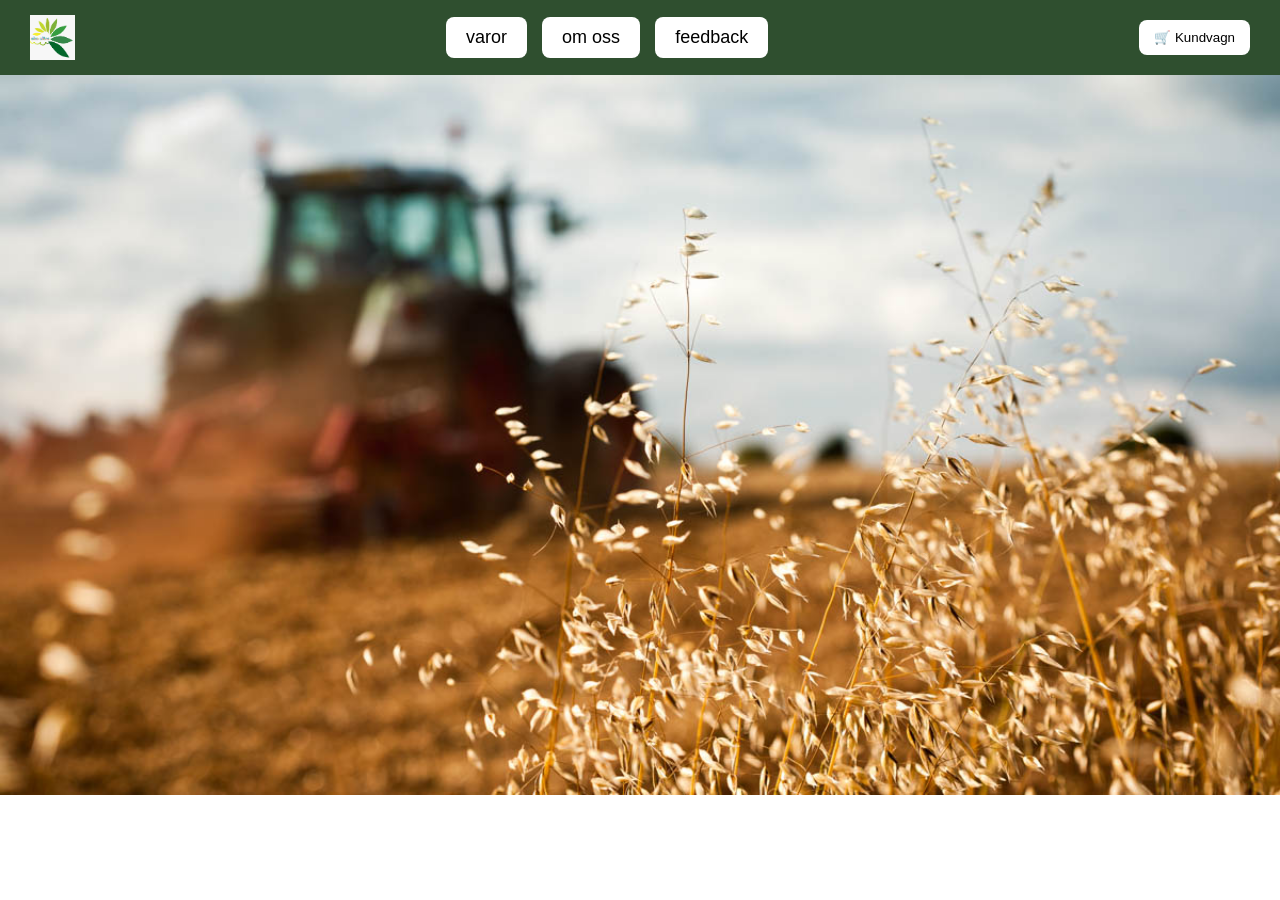
<file: html/index.html>
<!DOCTYPE html>
<html lang="sv">
<head>
    <meta charset="UTF-8">
    <meta name="viewport" content="width=device-width, initial-scale=1.0">
    <link rel="stylesheet" href="css/sigma.css">
    <script src="bonesmashing.js" defer></script>
    <title>Rosor AB</title>
</head>
<body>
    <header>
        <a href="index.html" class="logo-link">
            <img src="img/eko%20logo.png" alt="Eko Logo">
        </a>

        <nav>
            <a href="coolboy.html" class="nav-btn">varor</a>
            <a href="sigmaboy.html" class="nav-btn">om oss</a>
            <a href="grishboy.html" class="nav-btn">feedback</a>
        </nav>
        <div class="cart-container">
            <button class="btn" onclick="location.href='nice.html'">
                🛒 Kundvagn
                <span id="cartCount" class="badge">0</span>
            </button>
            <div class="cart-dropdown">
                <ul id="cartItemsList"></ul>
                <div class="cart-summary">
                    <strong>Totalt: <span id="cartTotal">0</span> kr</strong>
                </div>
            </div>
        </div>
    </header>
    <section class="hero">
        <img src="img/ekojordbruk.jpg" alt="Ekologisk Bild" class="full-width-img">
    </section>
</body>
</html>
</file>
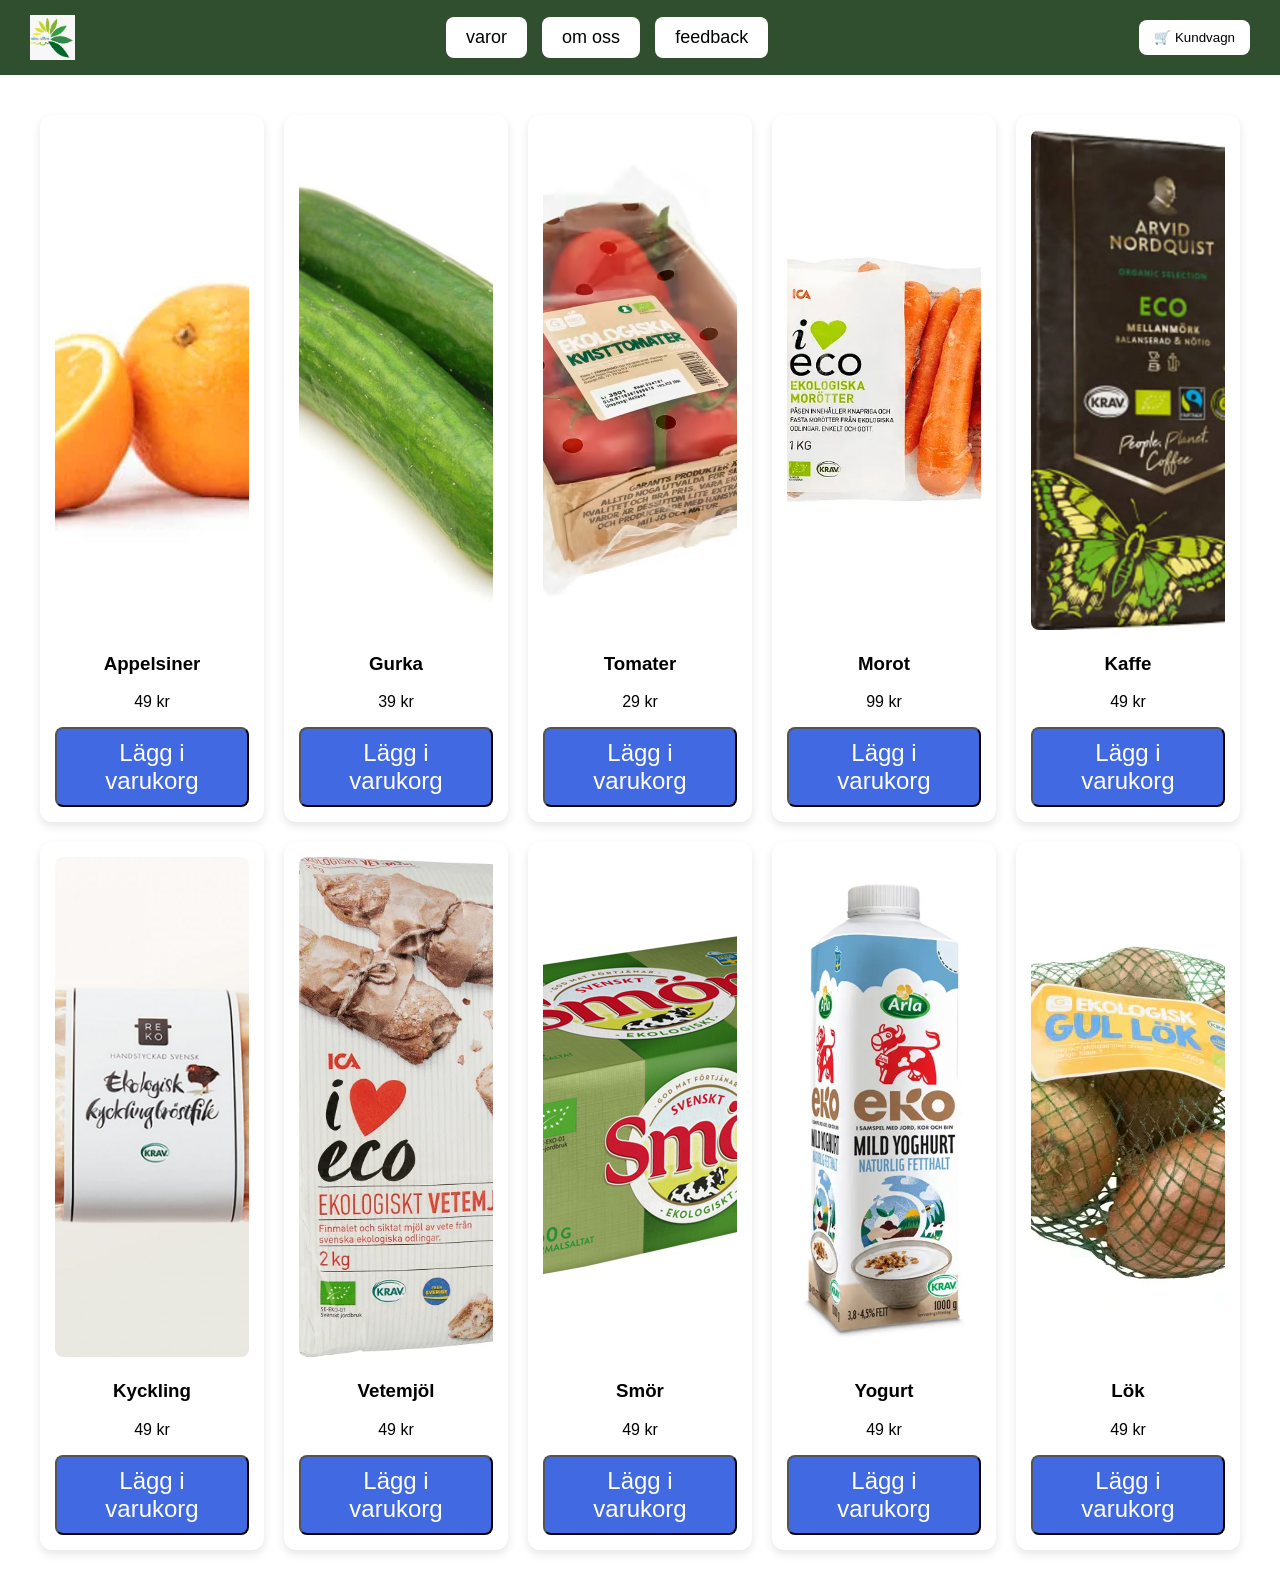
<file: html/coolboy.html>
<!DOCTYPE html>
<html lang="sv">
<head>
    <meta charset="UTF-8">
    <meta name="viewport" content="width=device-width, initial-scale=1.0">
    <link rel="stylesheet" href="css/sigma.css">
    <script src="bonesmashing.js" defer></script>
    <title>Eko Ultra</title>
</head>
<body>
    <header>
        <a href="index.html" class="logo-link">
            <img src="img/eko%20logo.png" alt="Eko Logo">
        </a>

        <nav>
            <a href="coolboy.html" class="nav-btn">varor</a>
            <a href="sigmaboy.html" class="nav-btn">om oss</a>
            <a href="grishboy.html" class="nav-btn">feedback</a>
        </nav>
        <div class="cart-container">
            <button class="btn" onclick="location.href='nice.html'">
                🛒 Kundvagn
                <span id="cartCount" class="badge">0</span>
            </button>
            <div class="cart-dropdown">
                <ul id="cartItemsList"></ul>
                <div class="cart-summary">
                    <strong>Totalt: <span id="cartTotal">0</span> kr</strong>
                </div>
            </div>
        </div>
    </header>
    <section class="products">
        <div class="card">
            <img src="img/apelsiner.webp" alt="Appelsiner">
            <h3>Appelsiner</h3>
            <p>49 kr</p>
            <button class="btn2">Lägg i varukorg</button>
        </div>
        <div class="card">
            <img src="img/gurka.jpg" alt="Gurka">
            <h3>Gurka</h3>
            <p>39 kr</p>
            <button class="btn2">Lägg i varukorg</button>
        </div>
        <div class="card">
            <img src="img/tomater.avif" alt="Tomater">
            <h3>Tomater</h3>
            <p>29 kr</p>
            <button class="btn2">Lägg i varukorg</button>
        </div>
        <div class="card">
            <img src="img/morot.webp" alt="Morot">
            <h3>Morot</h3>
            <p>99 kr</p>
            <button class="btn2">Lägg i varukorg</button>
        </div>
        <div class="card">
            <img src="img/kaffe.webp" alt="Kaffe">
            <h3>Kaffe</h3>
            <p>49 kr</p>
            <button class="btn2">Lägg i varukorg</button>
        </div>
        <div class="card">
            <img src="img/kyckling.jpeg" alt="Kyckling">
            <h3>Kyckling</h3>
            <p>49 kr</p>
            <button class="btn2">Lägg i varukorg</button>
        </div>
        <div class="card">
            <img src="img/vetemjöl 1.webp" alt="Vetemjöl">
            <h3>Vetemjöl</h3>
            <p>49 kr</p>
            <button class="btn2">Lägg i varukorg</button>
        </div>
        <div class="card">
            <img src="img/smör.webp" alt="Smör">
            <h3>Smör</h3>
            <p>49 kr</p>
            <button class="btn2">Lägg i varukorg</button>
        </div>
        <div class="card">
            <img src="img/yogurt 1.webp" alt="Yogurt">
            <h3>Yogurt</h3>
            <p>49 kr</p>
            <button class="btn2">Lägg i varukorg</button>
        </div>
        <div class="card">
            <img src="img/lök 1.avif" alt="Lök">
            <h3>Lök</h3>
            <p>49 kr</p>
            <button class="btn2">Lägg i varukorg</button>
        </div>
    </section>
</body>
</html>
</file>
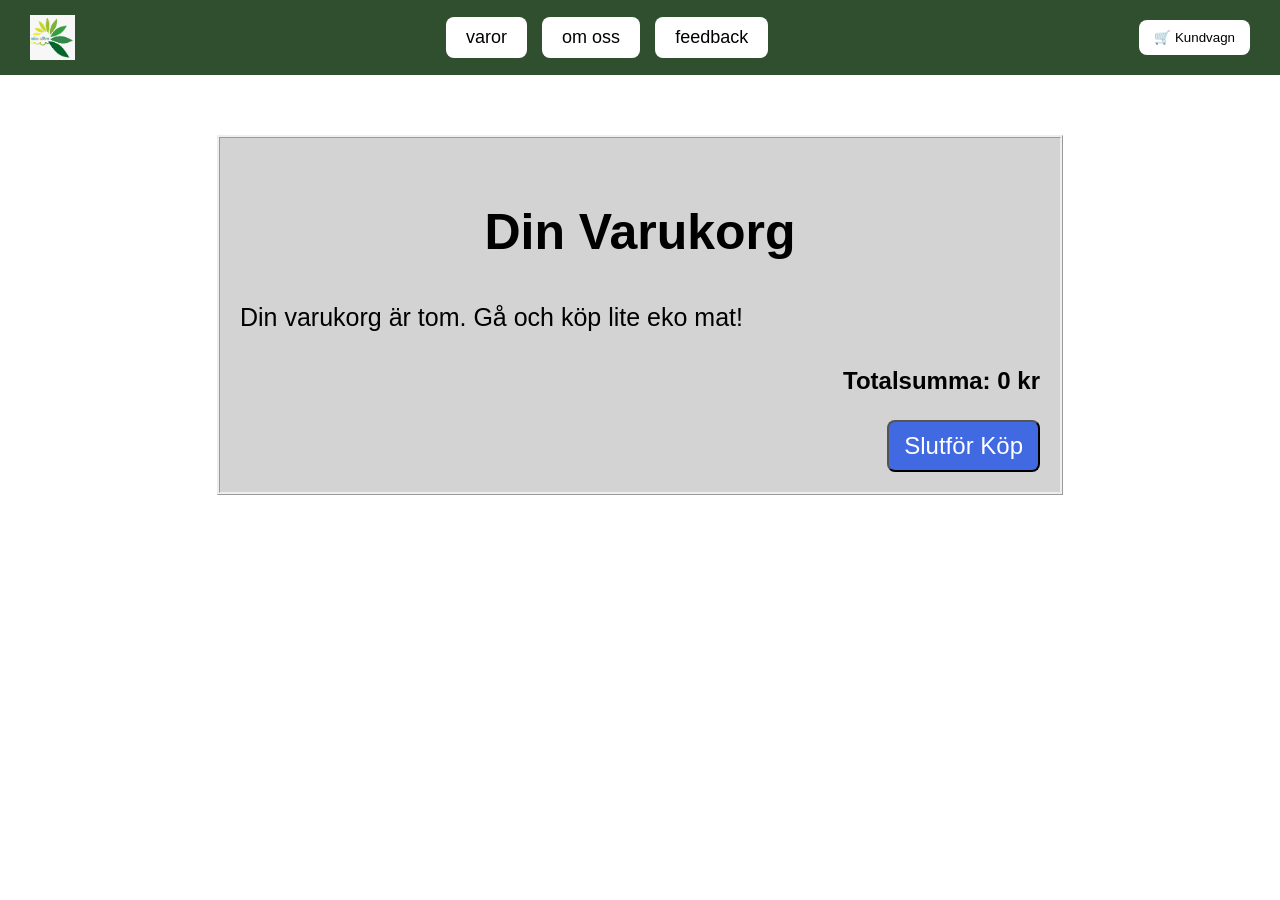
<file: html/nice.html>
<!DOCTYPE html>
<html lang="sv">
<head>
    <meta charset="UTF-8">
    <meta name="viewport" content="width=device-width, initial-scale=1.0">
    <link rel="stylesheet" href="css/sigma.css">
    <script src="bonesmashing.js" defer></script>
    <title>Kassa - Eko Ultra</title>
</head>
<body>
    <header>
        <a href="index.html" class="logo-link">
            <img src="img/eko%20logo.png" alt="Eko Logo">
        </a>
        <nav>
            <a href="coolboy.html" class="nav-btn">varor</a>
            <a href="sigmaboy.html" class="nav-btn">om oss</a>
            <a href="grishboy.html" class="nav-btn">feedback</a>
        </nav>
        <div class="cart-container">
            <button class="btn" onclick="location.href='ballcancer.html'">
                🛒 Kundvagn
                <span id="cartCount" class="badge">0</span>
            </button>
            <div class="cart-dropdown">
                <ul id="cartItemsList"></ul>
                <div class="cart-summary">
                    <strong>Totalt: <span id="cartTotal">0</span> kr</strong>
                </div>
            </div>
        </div>
    </header>
    <main class="about" style="max-width: 800px;">
        <h1>Din Varukorg</h1>
        <div id="checkoutCartItems">
            <p>Din varukorg är tom.</p>
        </div>
        <div style="margin-top: 20px; text-align: right; font-size: 24px;">
            <strong>Totalsumma: <span id="checkoutTotal">0</span> kr</strong>
        </div>
        <div style="text-align: right; margin-top: 20px;">
            <button class="btn2" onclick="alert('tack för ditt köp!')">Slutför Köp</button>
        </div>
    </main>

</body>
</html>
</file>
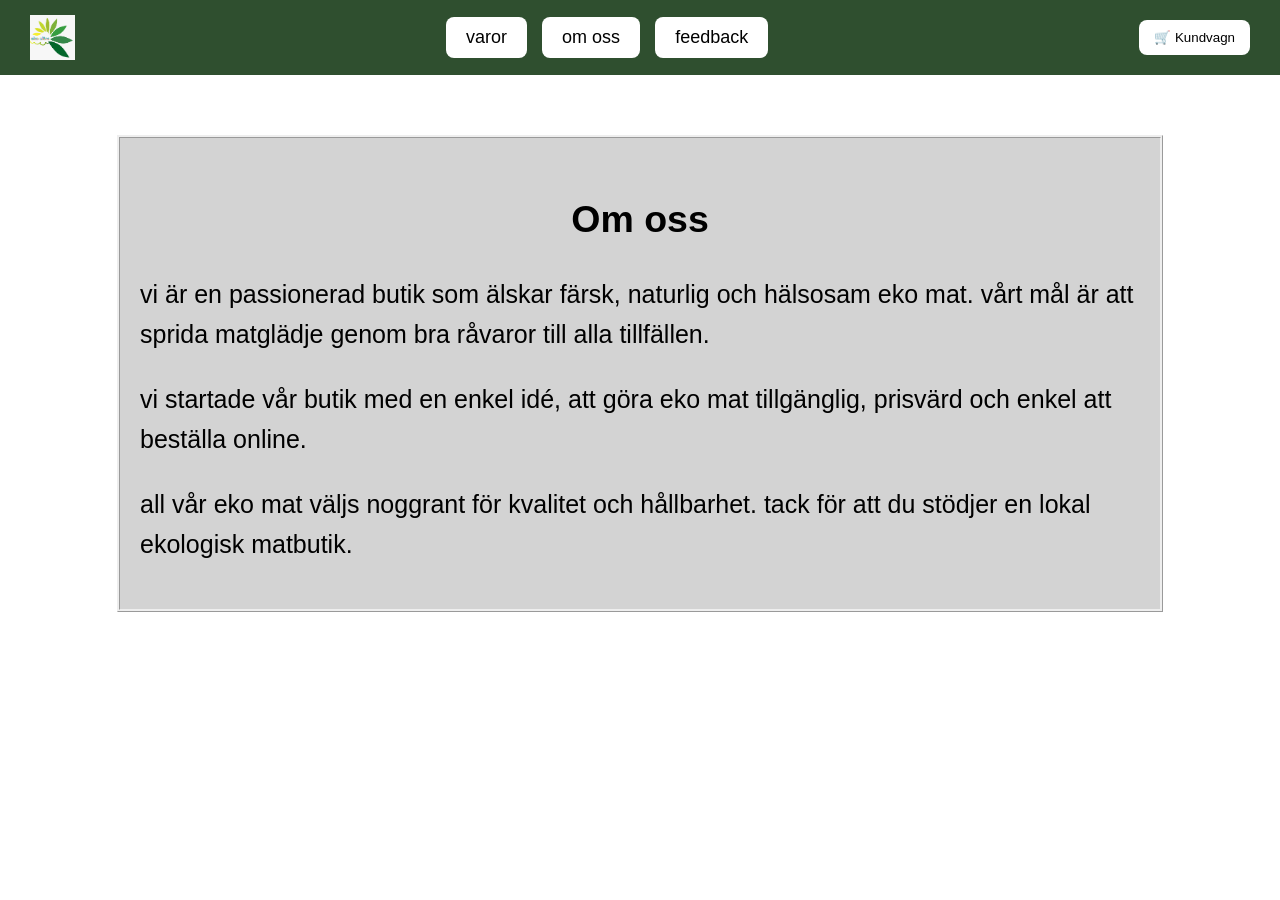
<file: html/sigmaboy.html>
<!DOCTYPE html>
<html lang="sv">
<head>
    <meta charset="UTF-8">
    <meta name="viewport" content="width=device-width, initial-scale=1.0">
    <link rel="stylesheet" href="css/sigma.css">
    <script src="bonesmashing.js" defer></script>
    <title>Rosor AB</title>
</head>
<body>
    <header>
        <a href="index.html" class="logo-link">
            <img src="img/eko%20logo.png" alt="Eko Logo">
        </a>
        <nav>
            <a href="coolboy.html" class="nav-btn">varor</a>
            <a href="sigmaboy.html" class="nav-btn">om oss</a>
            <a href="grishboy.html" class="nav-btn">feedback</a>
        </nav>
        <div class="cart-container">
            <button class="btn" onclick="location.href='nice.html'">
                🛒 Kundvagn
                <span id="cartCount" class="badge">0</span>
            </button>
            <div class="cart-dropdown">
                <ul id="cartItemsList"></ul>
                <div class="cart-summary">
                    <strong>Totalt: <span id="cartTotal">0</span> kr</strong>
                </div>
            </div>
        </div>
    </header>
    <section class="about">
        <h1>Om oss</h1>
        <p>
            vi är en passionerad butik som älskar färsk, naturlig och hälsosam eko mat.
            vårt mål är att sprida matglädje genom bra råvaror till alla tillfällen.
        </p>
        <p>
            vi startade vår butik med en enkel idé, att göra eko mat tillgänglig,
            prisvärd och enkel att beställa online.
        </p>
        <p>
            all vår eko mat väljs noggrant för kvalitet och hållbarhet.
            tack för att du stödjer en lokal ekologisk matbutik.
        </p>
    </section>
</body>
</html>
</file>
<file: html/css/sigma.css>
body {
  margin: 0;
  font-family: Arial, sans-serif;
  overflow-y: auto; 
}

html, body {
  min-height: 100vh;
}

header {
  display: flex;              
  justify-content: space-between; 
  align-items: center;        
  padding: 15px 30px;
  background-color: #2f4f2f;  
}

.logo-link {
  display: inline-flex;      
  align-items: center;
  justify-content: center;
  text-decoration: none;     
  transition: transform 0.2s ease-in-out; 
}

.logo-link:hover {
  transform: scale(1.08); 
}

.logo-link img {
  height: 45px;          
  width: auto;
  display: block;               
}            

nav {
  display: flex;
  gap: 15px; 
}

.nav-btn {
  background-color: white;
  color: black;
  text-decoration: none;
  padding: 10px 20px;
  border-radius: 8px; 
  font-size: 18px;
  transition: background-color 0.3s ease, transform 0.2s ease;
  display: inline-block; 
}

.nav-btn:hover {
  background-color: rgba(255, 255, 255, 0.8); 
  transform: scale(1.05);
  text-decoration: none;
}

.btn {
  background-color: white;
  color: black;
  text-decoration: none;
  padding: 10px 15px;
  border-radius: 8px;
  transition: background-color 0.3s ease, transform 0.2s ease;
  display: inline-block; 
  border: none;
  cursor: pointer;
}

.btn:hover {
  background-color: rgba(255, 255, 255, 0.8);
  transform: scale(1.05);
}

.btn2 {
  font-size: x-large;
  background-color: royalblue;
  color: white;
  text-decoration: none;
  padding: 10px 15px;
  border-radius: 8px;
  transition: background-color 0.3s ease, transform 0.2s ease;
  display: inline-block; 
}

.btn2:hover {
  background-color: rgba(25, 6, 109, 0.801);
  transform: scale(1.05);
}

.cart-container {
  position: relative;
  display: inline-block;
  z-index: 1000;
}

.cart-dropdown {
  display: none; 
  position: absolute;
  right: 0;
  top: 100%;
  background-color: white;
  min-width: 260px;
  box-shadow: 0px 8px 16px rgba(0,0,0,0.2);
  padding: 15px;
  border-radius: 4px;
  z-index: 1100;
  color: #333;
  text-align: left; 
}

.cart-container:hover .cart-dropdown {
  display: block;
}

#cartItemsList {
  list-style: none;
  padding: 0;
  margin: 0 0 10px 0;
  max-height: 200px;
  overflow-y: auto; 
}

#cartItemsList li {
  display: flex;
  justify-content: space-between;
  padding: 5px 0;
  border-bottom: 1px solid #eee;
  font-size: 14px;
}

.cart-summary {
  padding-top: 10px;
  border-top: 2px solid #ddd;
  display: flex;
  justify-content: space-between;
}

.badge {
  position: absolute;
  top: -8px;
  right: -10px;
  background: red;
  color: white;
  border-radius: 50%;
  width: 22px;
  height: 22px;
  display: none;     
  align-items: center;
  justify-content: center;
  font-size: 12px;
  font-weight: bold;
}

.products {
  display: grid;
  grid-template-columns: repeat(auto-fit, minmax(220px, 1fr));
  gap: 20px;
  padding: 40px;
}

.card {
  background: white;
  border-radius: 12px;
  padding: 15px;
  text-align: center;
  box-shadow: 0 4px 10px rgba(0,0,0,0.1);
}

.card img {
  width: 100%;
  height: 500px;
  object-fit: cover;
  border-radius: 8px;
}

.full-width-img {
  width: 100%; 
  height: auto;  
  display: block; 
}

.about {
  max-width: 1000px;
  margin: 60px auto;
  padding: 20px;
  font-size: 25px;
  line-height: 1.6;
  background-color: lightgray;
  border-style: ridge;
}

.about h1 {
  text-align: center;
  margin-bottom: 20px;
}

.container {
  max-width: 800px;
  margin: 40px auto;
  padding: 20px;
}

input[type=text], select, textarea {
  width: 100%; 
  padding: 12px;  
  border: 1px solid #ccc; 
  border-radius: 4px; 
  box-sizing: border-box; 
  margin-top: 6px; 
  margin-bottom: 16px; 
  resize: none; 
}

input[type=submit] {
  background-color: #04AA6D;
  color: white;
  padding: 12px 20px;
  border: none;
  border-radius: 4px;
  cursor: pointer;
}

input[type=submit]:hover {
  background-color: #45a049;
}

table {
  border-collapse: collapse;
  width: 100%;
}

th, td {
  border: 1px solid greenyellow;
  padding: 8px;
}

th {
  background-color: gray;
  box-shadow: 0 4px 10px rgba(0,0,0,0.1);
}

@media (max-width: 768px) {
  header {
    flex-direction: column; 
    gap: 15px;
    padding: 15px 10px;
    text-align: center;
  }

  .logo-link img {
    height: 35px; 
  }

  nav {
    width: 100%;
    justify-content: center;
    gap: 8px; 
  }

  .nav-btn {
    padding: 8px 12px; 
    font-size: 15px;   
  }

  .cart-container {
    width: 100%;
    display: flex;
    justify-content: center;
  }

  .cart-container .btn {
    width: 80%; 
    max-width: 300px;
  }

  .cart-dropdown {
    right: auto;
    left: 50%;
    transform: translateX(-50%);
    width: 280px;
  }

  .products {
    grid-template-columns: repeat(auto-fit, minmax(150px, 1fr)); 
    padding: 15px;
    gap: 15px;
  }

  .card {
    padding: 10px;
  }

  .card img {
    height: 250px; 
  }

  .card h3 {
    font-size: 16px;
    margin: 8px 0 4px 0;
  }

  .btn2 {
    font-size: 16px; 
    padding: 8px 12px;
    width: 100%;
  }

  .about {
    font-size: 18px; 
    margin: 20px 15px;
    padding: 15px;
  }

  .container {
    margin: 20px 15px;
    padding: 10px;
  }
}
</file>
